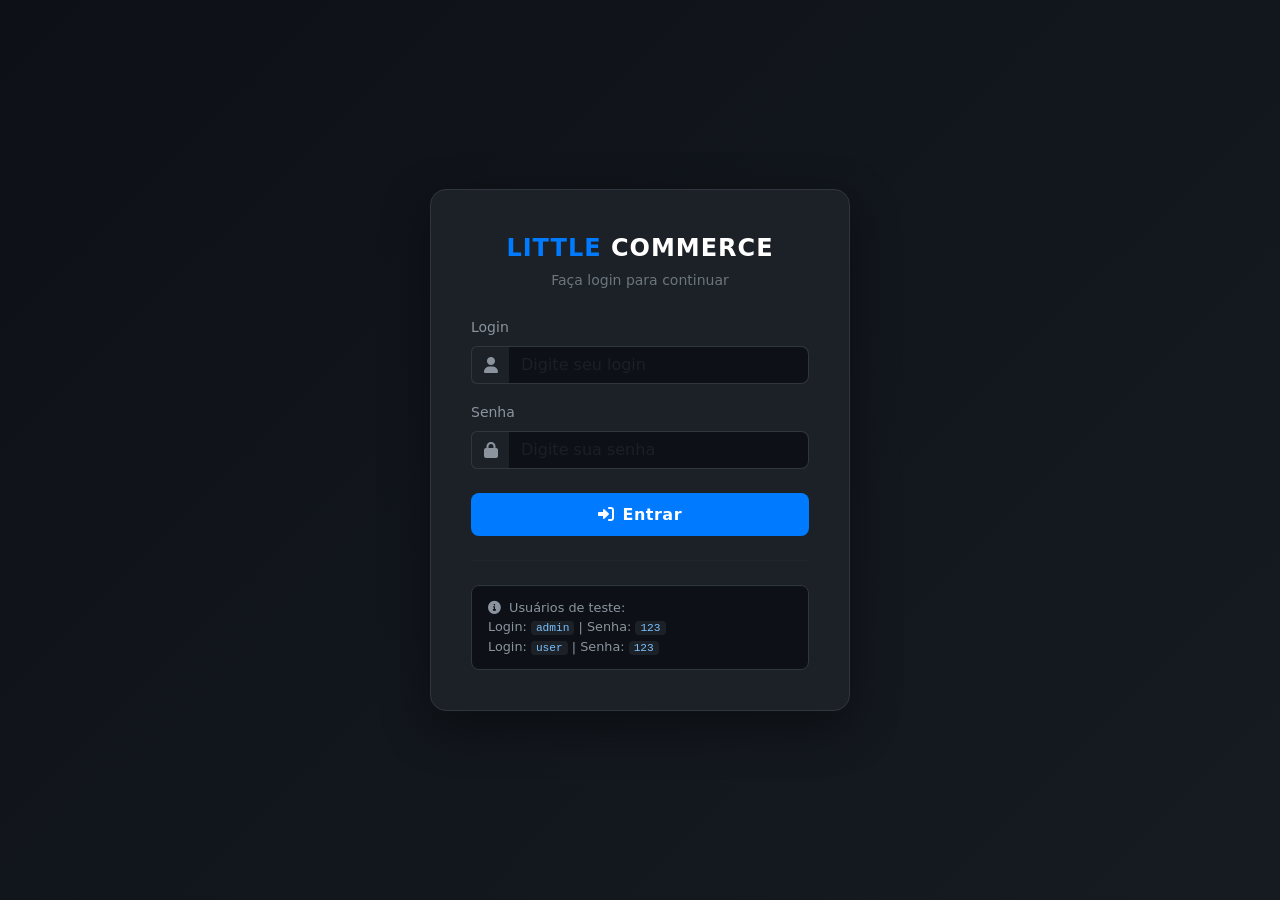
<file: index.html>
<!DOCTYPE html>
<html lang="pt-br">
<head>
    <meta charset="UTF-8">
    <meta name="viewport" content="width=device-width, initial-scale=1.0">
    <title>Little Commerce - Home</title>
    
    <link href="https://cdn.jsdelivr.net/npm/bootstrap@5.3.0/dist/css/bootstrap.min.css" rel="stylesheet">
    <link rel="stylesheet" href="https://cdnjs.cloudflare.com/ajax/libs/font-awesome/6.0.0/css/all.min.css">
    <link rel="stylesheet" href="./assets/css/style.css">
    <script src="./assets/js/login.js" defer></script>
</head>
<body class="bg-light">

 <nav class="navbar navbar-expand-lg navbar-dark bg-dark shadow-sm py-3" style="border-bottom: 4px solid #007bff;">
    <div class="container">
        <a class="navbar-brand fw-bold brand-custom" href="index.html">
            <span class="text-primary">LITTLE</span> COMMERCE
        </a>

        <button class="navbar-toggler" type="button" data-bs-toggle="collapse" data-bs-target="#navbarConteudo">
            <span class="navbar-toggler-icon"></span>
        </button>

        <div class="collapse navbar-collapse" id="navbarConteudo">
            
            <form class="d-flex mx-auto my-2 my-lg-0 w-50" onsubmit="return false;">
                <div class="input-group">
                    <input class="form-control border-0 bg-white" type="search" placeholder="Buscar produtos..." aria-label="Search">
                    <button class="btn btn-outline-primary bg-dark border-secondary" type="button">
                        <i class="fa-solid fa-magnifying-glass"></i>
                    </button>
                </div>
            </form>

            <ul class="navbar-nav ms-auto align-items-center gap-4 text-uppercase small fw-bold">
                <li id="area-login"></li>
                <li class="nav-item">
                    <a class="nav-link nav-link-custom active" href="index.html">Home</a>
                </li>
                <li class="nav-item">
                    <a class="nav-link nav-link-custom " href="dashboard.html">Dashboard</a>
                </li>
                <li class="nav-item">
                    <a class="nav-link nav-link-custom" href="gerenciamento.html">Gerenciar</a>
                </li>
                <li class="nav-item">
                    <a class="nav-link nav-link-custom" href="favoritos.html">Favoritos</a>
                </li>
                
            </ul>
        </div>
    </div>
</nav>

    <header class="container mt-5 text-center">
        <h2 class="fw-bold">Produtos em destaque</h2>
        <hr class="w-25 mx-auto" style="height: 3px; color: #007bff; opacity: 1;">
    </header>

    <main class="container my-5">
        <div id="product-list" class="row g-4 justify-content-center">
        </div>
    </main>

    <script src="https://cdn.jsdelivr.net/npm/bootstrap@5.3.0/dist/js/bootstrap.bundle.min.js"></script>
    <script src="./assets/js/app.js"></script>
</body>
</html>
</file>
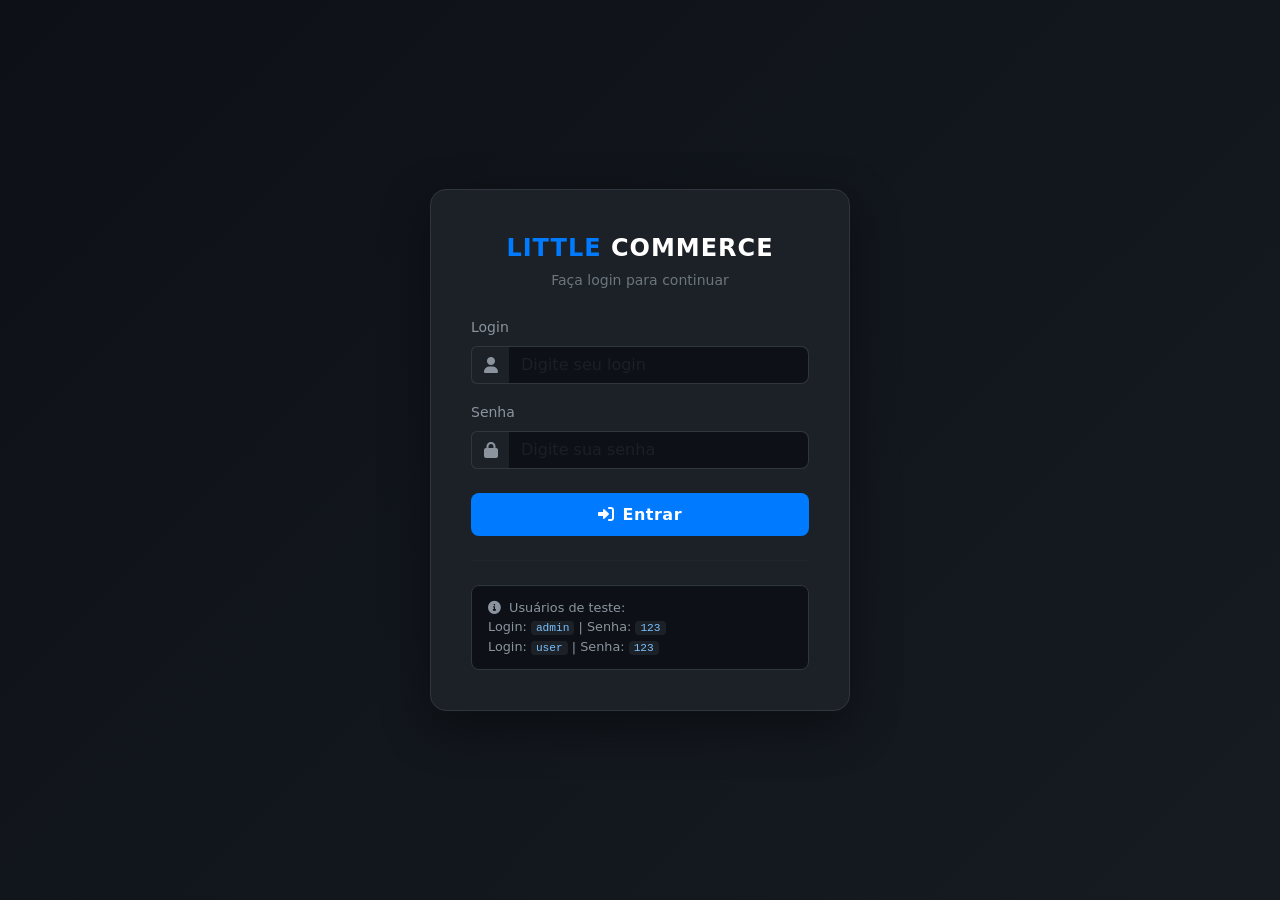
<file: modulos/login/index.html>
<!DOCTYPE html>
<html lang="pt-br">
<head>
    <meta charset="UTF-8">
    <meta name="viewport" content="width=device-width, initial-scale=1.0">
    <title>Little Commerce - Login</title>
    <link href="https://cdn.jsdelivr.net/npm/bootstrap@5.3.0/dist/css/bootstrap.min.css" rel="stylesheet">
    <link rel="stylesheet" href="https://cdnjs.cloudflare.com/ajax/libs/font-awesome/6.0.0/css/all.min.css">
    <style>
        body {
            background: linear-gradient(135deg, #0d1117 0%, #161b22 100%);
            min-height: 100vh;
            display: flex;
            align-items: center;
            justify-content: center;
        }
        .login-card {
            background: #1c2128;
            border: 1px solid #30363d;
            border-radius: 16px;
            padding: 2.5rem;
            width: 100%;
            max-width: 420px;
            box-shadow: 0 16px 48px rgba(0,0,0,0.4);
        }
        .brand {
            font-size: 1.5rem;
            font-weight: 800;
            letter-spacing: 1px;
            color: #fff;
        }
        .brand span { color: #007bff; }
        .form-control {
            background: #0d1117;
            border: 1px solid #30363d;
            color: #c9d1d9;
            border-radius: 8px;
        }
        .form-control:focus {
            background: #0d1117;
            border-color: #007bff;
            color: #c9d1d9;
            box-shadow: 0 0 0 3px rgba(0,123,255,0.15);
        }
        .form-label { color: #8b949e; font-size: 0.875rem; }
        .btn-login {
            background: #007bff;
            border: none;
            border-radius: 8px;
            padding: 0.6rem;
            font-weight: 600;
            letter-spacing: 0.5px;
            transition: background 0.2s;
        }
        .btn-login:hover { background: #0056b3; }
        .divider { color: #30363d; }
        #msg-erro {
            display: none;
            background: #2d1b1b;
            border: 1px solid #dc3545;
            border-radius: 8px;
            color: #f85149;
            padding: 0.6rem 1rem;
            font-size: 0.875rem;
        }
        .hint-box {
            background: #0d1117;
            border: 1px solid #30363d;
            border-radius: 8px;
            padding: 0.75rem 1rem;
            font-size: 0.8rem;
            color: #8b949e;
        }
        .hint-box code {
            color: #79c0ff;
            background: #1c2128;
            padding: 1px 5px;
            border-radius: 4px;
        }
    </style>
</head>
<body>
    <div class="login-card">
        <div class="text-center mb-4">
            <div class="brand mb-1"><span>LITTLE</span> COMMERCE</div>
            <p class="text-secondary small mb-0">Faça login para continuar</p>
        </div>

        <div id="msg-erro">
            <i class="fa-solid fa-circle-exclamation me-1"></i>
            Login ou senha incorretos. Tente novamente.
        </div>

        <div class="mb-3 mt-3">
            <label for="input-login" class="form-label">Login</label>
            <div class="input-group">
                <span class="input-group-text bg-transparent border-end-0" style="border-color:#30363d;color:#8b949e;">
                    <i class="fa-solid fa-user"></i>
                </span>
                <input type="text" id="input-login" class="form-control border-start-0"
                       placeholder="Digite seu login" autocomplete="username">
            </div>
        </div>

        <div class="mb-4">
            <label for="input-senha" class="form-label">Senha</label>
            <div class="input-group">
                <span class="input-group-text bg-transparent border-end-0" style="border-color:#30363d;color:#8b949e;">
                    <i class="fa-solid fa-lock"></i>
                </span>
                <input type="password" id="input-senha" class="form-control border-start-0"
                       placeholder="Digite sua senha" autocomplete="current-password">
            </div>
        </div>

        <button class="btn btn-primary btn-login w-100" onclick="handleLogin()">
            <i class="fa-solid fa-right-to-bracket me-2"></i>Entrar
        </button>

        <hr class="my-4 divider">

        <div class="hint-box">
            <i class="fa-solid fa-circle-info me-1"></i>
            Usuários de teste:<br>
            Login: <code>admin</code> | Senha: <code>123</code><br>
            Login: <code>user</code> | Senha: <code>123</code>
        </div>
    </div>

    <script src="https://cdn.jsdelivr.net/npm/bootstrap@5.3.0/dist/js/bootstrap.bundle.min.js"></script>
    <script>
        // Carrega usuários (simulando JSON Server)
        function getUsuarios() {
            const dados = localStorage.getItem('lc_usuarios');
            if (dados) return JSON.parse(dados);
            const padrao = [
                { id: 1, nome: "Administrador", login: "admin", senha: "123", email: "admin@littlecommerce.com" },
                { id: 2, nome: "Usuário", login: "user", senha: "123", email: "user@littlecommerce.com" }
            ];
            localStorage.setItem('lc_usuarios', JSON.stringify(padrao));
            return padrao;
        }

        function handleLogin() {
            const login = document.getElementById('input-login').value.trim();
            const senha = document.getElementById('input-senha').value;
            const msgErro = document.getElementById('msg-erro');

            const usuarios = getUsuarios();
            const usuario = usuarios.find(u => u.login === login && u.senha === senha);

            if (usuario) {
                const usuarioCorrente = {
                    id: usuario.id,
                    nome: usuario.nome,
                    login: usuario.login,
                    senha: usuario.senha,
                    email: usuario.email
                };
                sessionStorage.setItem('usuarioCorrente', JSON.stringify(usuarioCorrente));
                window.location.href = '../../index.html';
            } else {
                msgErro.style.display = 'block';
                document.getElementById('input-senha').value = '';
            }
        }

        // Permite pressionar Enter para fazer login
        document.addEventListener('keydown', function(e) {
            if (e.key === 'Enter') handleLogin();
        });

        // Se já estiver logado, redireciona para home
        if (sessionStorage.getItem('usuarioCorrente')) {
            window.location.href = '../../index.html';
        }
    </script>
</body>
</html>
</file>
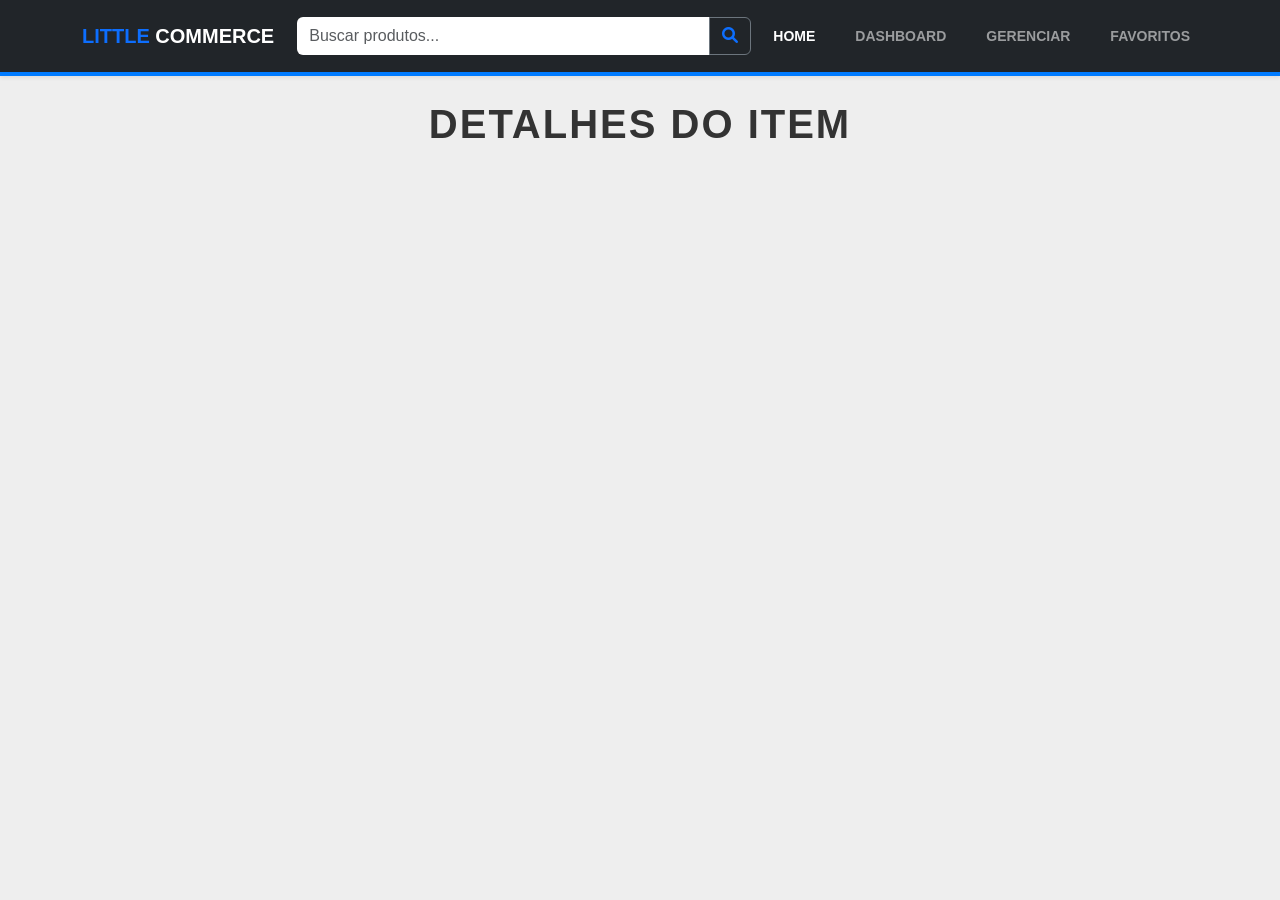
<file: detalhes.html>
<!DOCTYPE html>
<html lang="pt-br">
<head>
    <meta charset="UTF-8">
    <meta name="viewport" content="width=device-width, initial-scale=1.0">
    <title>Detalhes do Produto</title>
    <!-- Bootstrap 5 -->
    <link href="https://cdn.jsdelivr.net/npm/bootstrap@5.3.0/dist/css/bootstrap.min.css" rel="stylesheet">
    <!-- Font Awesome (Ícones) -->
    <link rel="stylesheet" href="https://cdnjs.cloudflare.com/ajax/libs/font-awesome/6.0.0/css/all.min.css">
    <!-- Seu CSS personalizado -->
    <link rel="stylesheet" href="./assets/css/detalhes.css">
</head>
<body>
    <header>
        <!-- Navbar -->
         <nav class="navbar navbar-expand-lg navbar-dark bg-dark shadow-sm py-3" style="border-bottom: 4px solid #007bff;">
    <div class="container">
        <a class="navbar-brand fw-bold brand-custom" href="index.html">
            <span class="text-primary">LITTLE</span> COMMERCE
        </a>

        <button class="navbar-toggler" type="button" data-bs-toggle="collapse" data-bs-target="#navbarConteudo">
            <span class="navbar-toggler-icon"></span>
        </button>

        <div class="collapse navbar-collapse" id="navbarConteudo">
            
            <form class="d-flex mx-auto my-2 my-lg-0 w-50" onsubmit="return false;">
                <div class="input-group">
                    <input class="form-control border-0 bg-white" type="search" placeholder="Buscar produtos..." aria-label="Search">
                    <button class="btn btn-outline-primary bg-dark border-secondary" type="button">
                        <i class="fa-solid fa-magnifying-glass"></i>
                    </button>
                </div>
            </form>

            <ul class="navbar-nav ms-auto align-items-center gap-4 text-uppercase small fw-bold">
                <li class="nav-item">
                    <a class="nav-link nav-link-custom active" href="index.html">Home</a>
                </li>
                <li class="nav-item">
                    <a class="nav-link nav-link-custom " href="dashboard.html">Dashboard</a>
                </li>
                <li class="nav-item">
                    <a class="nav-link nav-link-custom" href="gerenciamento.html">Gerenciar</a>
                </li>
                <li class="nav-item">
                    <a class="nav-link nav-link-custom" href="favoritos.html">Favoritos</a>
                </li>
                
            </ul>
        </div>
    </div>
</nav>
        <!-- Seção do Título (Corrigida para eliminar o espaço branco) -->
        <div class="container text-center py-4">
            <h1 class="m-0 text-uppercase fw-semibold" style="color: #333;">Detalhes do Item</h1>
        </div>
    </header>

    <!-- Conteúdo Principal -->
    <main id="product-details-container">
        <!-- As informações do item selecionado aparecerão aqui via JS -->
    </main>

    <!-- Scripts -->
    <script src="https://cdn.jsdelivr.net/npm/bootstrap@5.3.0/dist/js/bootstrap.bundle.min.js"></script>
    <script src="./assets/js/app.js"></script>
</body>
</html>
</file>
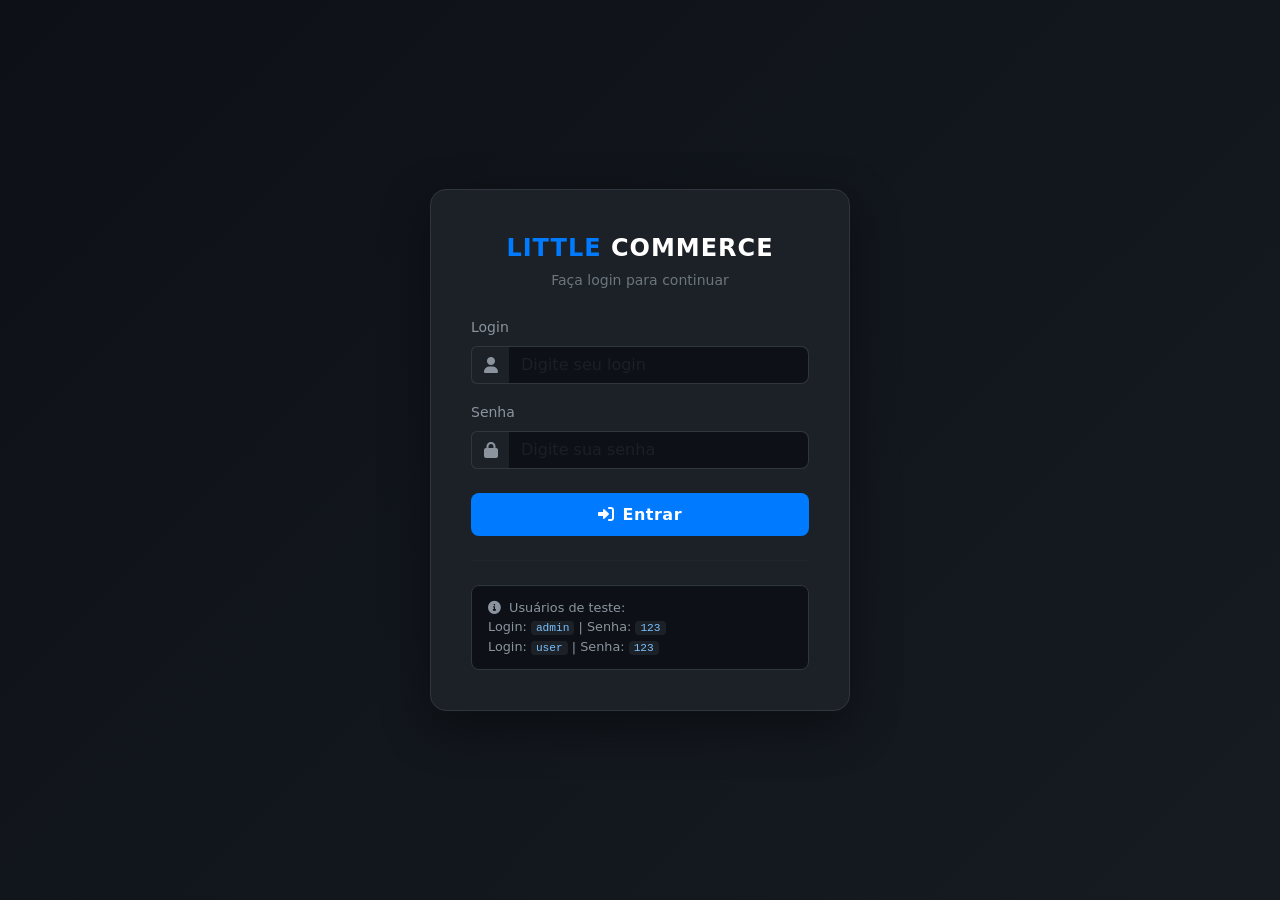
<file: favoritos.html>
<!DOCTYPE html>
<html lang="pt-br">
<head>
    <meta charset="UTF-8">
    <meta name="viewport" content="width=device-width, initial-scale=1.0">
    <title>Little Commerce - Meus Favoritos</title>
    
    <link href="https://cdn.jsdelivr.net/npm/bootstrap@5.3.0/dist/css/bootstrap.min.css" rel="stylesheet">
    <link rel="stylesheet" href="https://cdnjs.cloudflare.com/ajax/libs/font-awesome/6.0.0/css/all.min.css">
    <link rel="stylesheet" href="./assets/css/style.css">
    <script src="./assets/js/login.js" defer></script>
    <style>
        .fav-empty {
            text-align: center;
            padding: 4rem 1rem;
            color: #6c757d;
        }
        .fav-empty i {
            font-size: 4rem;
            color: #dee2e6;
            margin-bottom: 1rem;
        }
        .fav-count-badge {
            background: #ff4d6d;
            color: #fff;
            border-radius: 20px;
            padding: 2px 12px;
            font-size: 0.85rem;
            font-weight: 600;
        }
    </style>
</head>
<body class="bg-light">

    <nav class="navbar navbar-expand-lg navbar-dark bg-dark shadow-sm" style="border-bottom: 4px solid #007bff;">
        <div class="container">
            <a class="navbar-brand fw-bold" href="index.html">
                <span class="text-primary">LITTLE</span> COMMERCE
            </a>

            <button class="navbar-toggler" type="button" data-bs-toggle="collapse" data-bs-target="#navbarConteudo">
                <span class="navbar-toggler-icon"></span>
            </button>

            <div class="collapse navbar-collapse" id="navbarConteudo">
                <ul class="navbar-nav ms-auto align-items-center gap-1">
                    <li class="nav-item">
                        <a class="nav-link" href="index.html">Home</a>
                    </li>
                    <li class="nav-item">
                        <a class="nav-link" href="dashboard.html">Dashboard</a>
                    </li>
                    <li class="nav-item">
                        <a class="nav-link" href="gerenciamento.html">Gerenciar</a>
                    </li>
                    <li class="nav-item">
                        <a class="nav-link active" href="favoritos.html">
                            <i class="fa-solid fa-heart me-1"></i>Favoritos
                        </a>
                    </li>
                    <li class="nav-item ms-lg-2" id="area-login">
                        <!-- Preenchido por login.js -->
                    </li>
                </ul>
            </div>
        </div>
    </nav>

    <header class="container mt-5 text-center">
        <h2 class="fw-bold">
            <i class="fa-solid fa-heart text-danger me-2"></i>Meus Favoritos
            <span class="fav-count-badge ms-2" id="fav-count">0</span>
        </h2>
        <p class="text-muted" id="fav-usuario"></p>
        <hr class="w-25 mx-auto" style="height: 3px; color: #ff4d6d; opacity: 1;">
    </header>

    <main class="container my-5">
        <div id="fav-list" class="row g-4 justify-content-center"></div>
        <div id="fav-empty" class="fav-empty d-none">
            <i class="fa-regular fa-heart"></i>
            <h4>Nenhum favorito ainda</h4>
            <p>Volte para a <a href="index.html">Home</a> e marque seus produtos favoritos!</p>
        </div>
    </main>

    <script src="https://cdn.jsdelivr.net/npm/bootstrap@5.3.0/dist/js/bootstrap.bundle.min.js"></script>
    <script src="./assets/js/app.js"></script>
    <script>
        function renderFavoritos() {
            const usuario = getUsuarioCorrente();
            if (!usuario) return; // login.js já redireciona se não logado

            // Mostra nome do usuário
            const favUsuario = document.getElementById('fav-usuario');
            if (favUsuario) favUsuario.textContent = `Salvos para: ${usuario.nome}`;

            const chave = `favoritos_${usuario.id}`;
            const favIds = JSON.parse(localStorage.getItem(chave) || '[]');
            const produtos = getProdutos();
            const favProdutos = produtos.filter(p => favIds.includes(p.id));

            const favCount = document.getElementById('fav-count');
            if (favCount) favCount.textContent = favProdutos.length;

            const favList = document.getElementById('fav-list');
            const favEmpty = document.getElementById('fav-empty');

            if (favProdutos.length === 0) {
                favList.innerHTML = '';
                favEmpty.classList.remove('d-none');
                return;
            }

            favEmpty.classList.add('d-none');
            favList.innerHTML = '';

            favProdutos.forEach(produto => {
                const card = document.createElement('div');
                card.classList.add('product-card', 'favorited');

                card.innerHTML = `
                    <button class="btn-favorito ativo" 
                            onclick="removerFavorito(${produto.id})"
                            title="Remover dos favoritos">
                        <i class="fa-solid fa-heart"></i>
                    </button>
                    <div class="image-container">
                        <img src="${produto.imagem}" alt="${produto.nome}">
                    </div>
                    <h3>${produto.nome}</h3>
                    <p class="price">R$ ${produto.preco.toFixed(2)}</p>
                    <div class="card-buttons">
                        <a href="detalhes.html?id=${produto.id}" class="btn-link">Ver Detalhes</a>
                        <button class="btn-buy-home" onclick="comprar(${produto.id})">Comprar</button>
                    </div>
                `;
                favList.appendChild(card);
            });
        }

        function removerFavorito(id) {
            const usuario = getUsuarioCorrente();
            if (!usuario) return;

            const chave = `favoritos_${usuario.id}`;
            let favIds = JSON.parse(localStorage.getItem(chave) || '[]');
            favIds = favIds.filter(fid => fid !== id);
            localStorage.setItem(chave, JSON.stringify(favIds));
            renderFavoritos();
        }

        // Aguarda login.js e app.js carregarem
        document.addEventListener('DOMContentLoaded', () => {
            renderFavoritos();
        });
    </script>
</body>
</html>
</file>
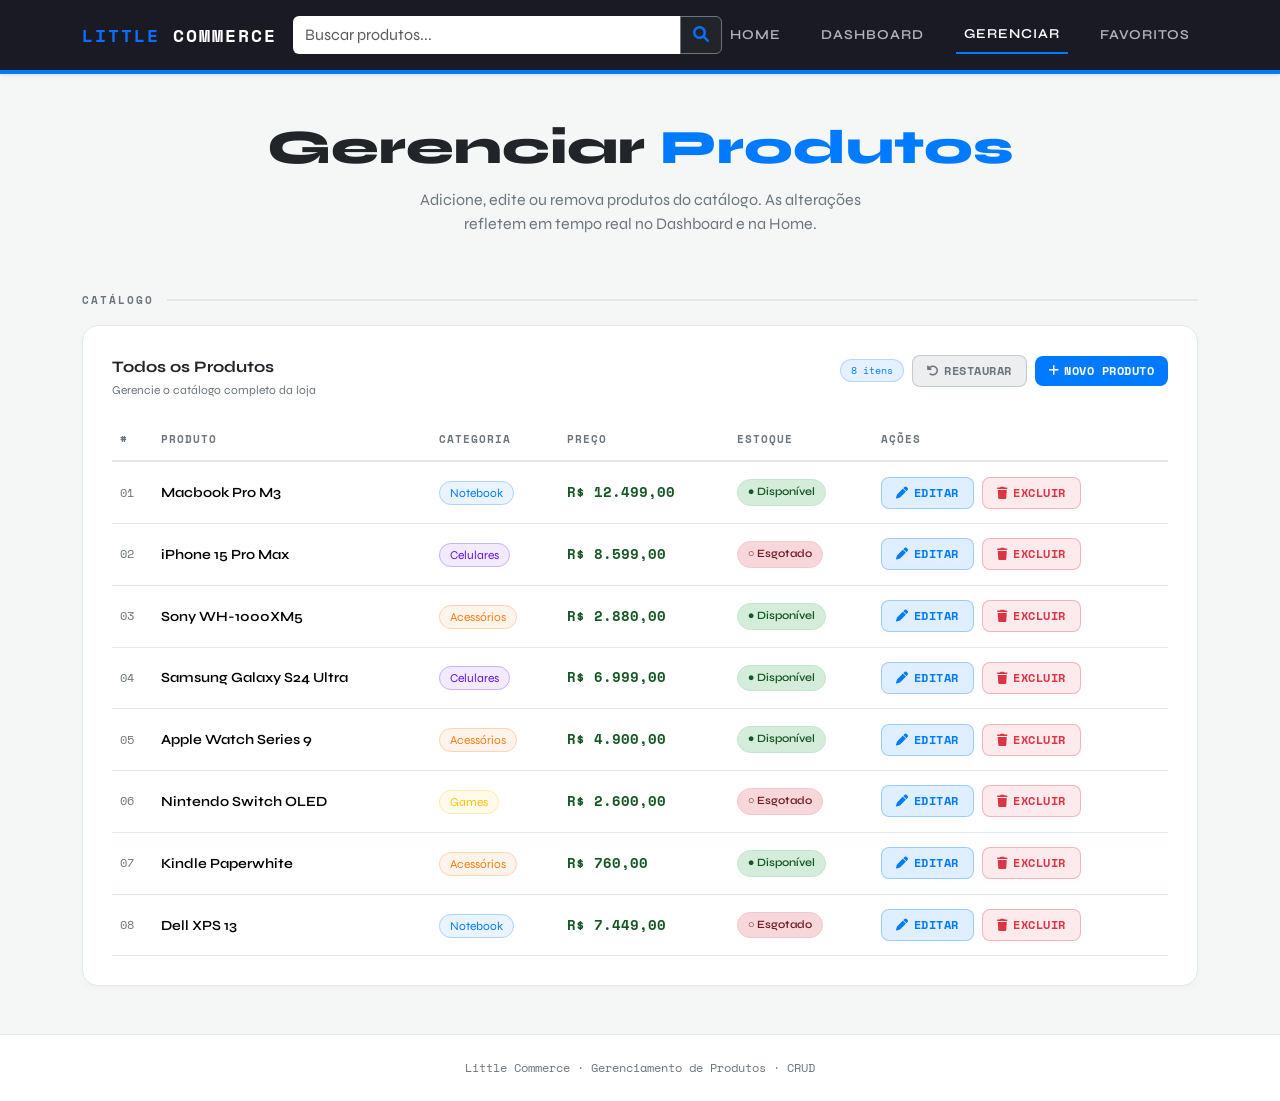
<file: gerenciamento.html>
<!DOCTYPE html>
<html lang="pt-br">
<head>
    <meta charset="UTF-8">
    <meta name="viewport" content="width=device-width, initial-scale=1.0">
    <title>Little Commerce - Gerenciar Produtos</title>

    <link href="https://cdn.jsdelivr.net/npm/bootstrap@5.3.0/dist/css/bootstrap.min.css" rel="stylesheet">
    <link rel="stylesheet" href="https://cdnjs.cloudflare.com/ajax/libs/font-awesome/6.0.0/css/all.min.css">
    <link rel="preconnect" href="https://fonts.googleapis.com">
    <link rel="preconnect" href="https://fonts.gstatic.com" crossorigin>
    <link href="https://fonts.googleapis.com/css2?family=Space+Mono:wght@400;700&family=Syne:wght@400;600;700;800&display=swap" rel="stylesheet">
    <link rel="stylesheet" href="./assets/css/dashboard.css">
    <link rel="stylesheet" href="./assets/css/gerenciamento.css">
</head>
<body>

   <nav class="navbar navbar-expand-lg navbar-dark bg-dark shadow-sm py-3" style="border-bottom: 4px solid #007bff;">
    <div class="container">
        <a class="navbar-brand fw-bold brand-custom" href="index.html">
            <span class="text-primary">LITTLE</span> COMMERCE
        </a>

        <button class="navbar-toggler" type="button" data-bs-toggle="collapse" data-bs-target="#navbarConteudo">
            <span class="navbar-toggler-icon"></span>
        </button>

        <div class="collapse navbar-collapse" id="navbarConteudo">
            
            <form class="d-flex mx-auto my-2 my-lg-0 w-50" onsubmit="return false;">
                <div class="input-group">
                    <input class="form-control border-0 bg-white" type="search" placeholder="Buscar produtos..." aria-label="Search">
                    <button class="btn btn-outline-primary bg-dark border-secondary" type="button">
                        <i class="fa-solid fa-magnifying-glass"></i>
                    </button>
                </div>
            </form>

            <ul class="navbar-nav ms-auto align-items-center gap-4 text-uppercase small fw-bold">
                <li class="nav-item">
                    <a class="nav-link nav-link-custom" href="index.html">Home</a>
                </li>
                <li class="nav-item">
                    <a class="nav-link nav-link-custom " href="dashboard.html">Dashboard</a>
                </li>
                <li class="nav-item">
                    <a class="nav-link nav-link-custom active" href="gerenciamento.html">Gerenciar</a>
                </li>
                <li class="nav-item">
                    <a class="nav-link nav-link-custom" href="favoritos.html">Favoritos</a>
                </li>
                
            </ul>
        </div>
    </div>
</nav>

    <main class="container">
        <div class="hero">
            <h1>Gerenciar <span>Produtos</span></h1>
            <p>Adicione, edite ou remova produtos do catálogo. As alterações refletem em tempo real no Dashboard e na Home.</p>
        </div>

        <div class="section-label">Catálogo</div>
        <div class="chart-card mb-5">
            <div class="chart-header">
                <div>
                    <div class="chart-title">Todos os Produtos</div>
                    <div class="chart-subtitle">Gerencie o catálogo completo da loja</div>
                </div>
                <div class="d-flex align-items-center gap-2">
                    <span class="chart-badge" id="crud-total-badge"></span>
                    <button class="btn-crud btn-reset" onclick="resetarDados()">
                        <i class="fa-solid fa-rotate-left"></i> Restaurar
                    </button>
                    <button class="btn-crud btn-new" onclick="openNewModal()">
                        <i class="fa-solid fa-plus"></i> Novo Produto
                    </button>
                </div>
            </div>
            <div class="table-responsive">
                <table class="table table-dark-custom">
                    <thead>
                        <tr>
                            <th>#</th>
                            <th>Produto</th>
                            <th>Categoria</th>
                            <th>Preço</th>
                            <th>Estoque</th>
                            <th>Ações</th>
                        </tr>
                    </thead>
                    <tbody id="crud-table-body"></tbody>
                </table>
            </div>
        </div>
    </main>

    <footer>
        <span>Little Commerce · Gerenciamento de Produtos · CRUD</span>
    </footer>

    <!-- Modal de Produto -->
    <div class="modal fade" id="produtoModal" tabindex="-1" aria-labelledby="modal-title" aria-hidden="true">
        <div class="modal-dialog modal-dialog-centered">
            <div class="modal-content crud-modal">
                <div class="modal-header">
                    <h5 class="modal-title" id="modal-title">Novo Produto</h5>
                    <button type="button" class="btn-close btn-close-white" data-bs-dismiss="modal" aria-label="Fechar"></button>
                </div>
                <div class="modal-body">
                    <input type="hidden" id="form-id">

                    <div class="mb-3">
                        <label class="form-label-crud" for="form-nome">Nome do Produto</label>
                        <input type="text" class="form-control form-control-crud" id="form-nome" placeholder="Ex: MacBook Pro M3">
                    </div>

                    <div class="row g-3 mb-3">
                        <div class="col-6">
                            <label class="form-label-crud" for="form-preco">Preço (R$)</label>
                            <input type="number" class="form-control form-control-crud" id="form-preco" placeholder="0.00" step="0.01" min="0">
                        </div>
                        <div class="col-6">
                            <label class="form-label-crud" for="form-categoria">Categoria</label>
                            <select class="form-control form-control-crud" id="form-categoria">
                                <option value="Notebook">Notebook</option>
                                <option value="Celulares">Celulares</option>
                                <option value="Acessórios">Acessórios</option>
                                <option value="Games">Games</option>
                            </select>
                        </div>
                    </div>

                    <div class="mb-3">
                        <label class="form-label-crud" for="form-imagem">URL da Imagem</label>
                        <input type="text" class="form-control form-control-crud" id="form-imagem" placeholder="./assets/img/produto.webp">
                    </div>

                    <div class="mb-3">
                        <label class="form-label-crud" for="form-descricao">Descrição</label>
                        <textarea class="form-control form-control-crud" id="form-descricao" rows="3" placeholder="Descreva o produto..."></textarea>
                    </div>

                    <div class="form-check-crud">
                        <input class="form-check-input" type="checkbox" id="form-estoque" checked>
                        <label class="form-check-label form-label-crud ms-2" for="form-estoque">
                            Produto em estoque
                        </label>
                    </div>
                </div>
                <div class="modal-footer">
                    <button type="button" class="btn-crud btn-cancel" data-bs-dismiss="modal">Cancelar</button>
                    <button type="button" class="btn-crud btn-save" id="btn-salvar-produto">
                        <i class="fa-solid fa-floppy-disk"></i> Salvar
                    </button>
                </div>
            </div>
        </div>
    </div>

    <!-- Toast container -->
    <div id="toast-container"></div>

    <script src="https://cdn.jsdelivr.net/npm/bootstrap@5.3.0/dist/js/bootstrap.bundle.min.js"></script>
    <script src="./assets/js/app.js"></script>
</body>
</html>
</file>
<file: assets/css/style.css>
#product-list {
    display: flex;
    flex-wrap: wrap;
    justify-content: center;
    gap: 20px;
    padding: 20px;
}

.product-card {
    background-color: #007bff; /* Azul da imagem */
    border: 2px solid #000;
    border-radius: 12px;
    padding: 20px;
    width: 220px;
    text-align: center;
    color: white;
}

.image-container {
    background: white;
    border-radius: 8px;
    padding: 10px;
    margin-bottom: 15px;
    height: 150px;
    display: flex;
    align-items: center;
    justify-content: center;
}

.image-container img {
    max-width: 100%;
    max-height: 100%;
}

.price {
    font-weight: bold;
    margin: 10px 0;
}

.card-buttons {
    display: flex;
    flex-direction: column;
    gap: 10px;
}

.btn-link {
    color: white;
    text-decoration: underline;
    font-size: 0.9rem;
}

.btn-buy-home {
    background-color: #fff;
    color: #007bff;
    border: none;
    padding: 8px;
    border-radius: 5px;
    font-weight: bold;
    cursor: pointer;
}
/* ─── FAVORITO ─────────────────────────────────────────────────── */
.product-card {
    position: relative;
}

.btn-favorito {
    position: absolute;
    top: 12px;
    right: 12px;
    background: rgba(255, 255, 255, 0.15);
    border: none;
    border-radius: 50%;
    width: 36px;
    height: 36px;
    display: flex;
    align-items: center;
    justify-content: center;
    cursor: pointer;
    transition: background 0.2s, transform 0.15s;
    color: #fff;
    font-size: 1rem;
    z-index: 2;
}

.btn-favorito:hover {
    background: rgba(255,255,255,0.3);
    transform: scale(1.15);
}

.btn-favorito.ativo {
    color: #ff4d6d;
    background: rgba(255, 77, 109, 0.2);
}

.product-card.favorited {
    border: 2px solid #ff4d6d !important;
    box-shadow: 0 0 0 3px rgba(255,77,109,0.15);
}

/* Efeito de zoom e suavidade no botão de favorito */
.btn-favorito i {
    transition: transform 0.2s ease, color 0.2s ease;
}

.btn-favorito:hover i {
    transform: scale(1.2);
}

/* Garante que o coração ativo mantenha a cor vermelha se você não usar a classe text-danger */
.btn-favorito.ativo i {
    color: #dc3545 !important; /* Cor accent2 do seu código (vermelho do Bootstrap) */
}
</file>
<file: assets/css/detalhes.css>
/* Configurações Gerais - Mantendo o padrão da Home */
body {
    background-color: #eee; /* Cinza claro do fundo */
    font-family: Arial, Helvetica, sans-serif;
    margin: 0;
    padding: 20px;
}

h1 {
    text-align: center;
    color: #333;
    text-transform: uppercase;
    letter-spacing: 2px;
}

/* Container que centraliza os blocos na tela */
#product-details-container {
    max-width: 500px;
    margin: 40px auto;
    display: flex;
    flex-direction: column;
    gap: 20px; /* Espaço entre os dois blocos do diagrama */
}

/* Estilização dos Blocos (Seguindo o diagrama de caixas empilhadas) */
.main-info-box, .extra-info-box {
    background-color: #007bff; /* Azul vibrante da Home */
    border: 2px solid #000;    /* Borda preta sólida */
    border-radius: 12px;       /* Arredondamento igual aos cards da home */
    padding: 25px;
    color: white;
    box-shadow: 6px 6px 0px rgba(0,0,0,0.1); /* Sombra leve */
    text-align: center;
}

/* Bloco Superior: Quadrado da Imagem */
.image-wrapper {
    background-color: #fff;    /* Fundo branco para destacar o produto */
    border-radius: 10px;
    width: 220px;
    height: 220px;
    margin: 0 auto 15px;       /* Centraliza o quadrado branco */
    display: flex;
    align-items: center;
    justify-content: center;
    overflow: hidden;
}

.image-wrapper img {
    max-width: 90%;
    max-height: 90%;
    object-fit: contain;
}

.main-info-box h2 {
    margin: 10px 0 0;
    font-size: 1.6rem;
}

/* Bloco Inferior: Informações e Descrição */
.extra-info-box h3 {
    border-bottom: 1px solid rgba(255,255,255,0.3);
    padding-bottom: 10px;
    margin-top: 0;
}

.description {
    text-align: left;          /* Texto alinhado à esquerda para leitura */
    font-size: 0.95rem;
    line-height: 1.6;
    margin: 15px 0;
    white-space: pre-line;     /* Respeita as quebras de linha do JSON */
}

.specs {
    text-align: left;
    background: rgba(0,0,0,0.1); /* Leve destaque para os dados */
    padding: 10px;
    border-radius: 8px;
    margin-bottom: 20px;
}

.specs p {
    margin: 5px 0;
}

/* Botão de Compra - Estilo Neobrutalista */
.btn-buy {
    background-color: #000;    /* Botão preto para contraste */
    color: #fff;
    border: none;
    padding: 12px 25px;
    font-weight: bold;
    font-size: 1rem;
    border-radius: 5px;
    cursor: pointer;
    transition: transform 0.2s, background 0.2s;
    width: 100%;
}

.btn-buy:hover {
    background-color: #333;
    transform: scale(1.02);
}

/* Link de voltar */
.back-link {
    display: inline-block;
    margin-top: 15px;
    color: white;
    text-decoration: none;
    font-size: 0.85rem;
    opacity: 0.8;
}

.back-link:hover {
    text-decoration: underline;
    opacity: 1;
}

body {
    margin: 0;
    padding: 0;
}

header {
    margin: 0;
    padding: 0;
}

.navbar {
    margin-top: 0;
}
</file>
<file: assets/css/dashboard.css>
:root {
    --bg: #f4f7f6;
    --surface: #ffffff;
    --surface2: #ffffff;
    --border: #e2e8f0;
    --accent: #007bff;
    --accent2: #dc3545;
    --accent3: #28a745;
    --accent4: #ffc107;
    --accent5: #17a2b8;
    --text: #212529;
    --muted: #6c757d;
}

* { 
    box-sizing: border-box; 
    margin: 0; 
    padding: 0; 
}

body {
    background: var(--bg);
    color: var(--text);
    font-family: 'Syne', sans-serif;
    min-height: 100vh;
}

.navbar {
    background: #1a1a24 !important;
    border-bottom: 2px solid var(--accent);
    padding: 1rem 0;
}

.navbar-brand {
    font-family: 'Space Mono', monospace;
    font-weight: 700;
    font-size: 1.1rem;
    color: #ffffff !important;
    letter-spacing: 2px;
}

.navbar-brand .accent { 
    color: var(--accent); 
}

.nav-link {
    color: #b0b3b8 !important;
    font-weight: 600;
    font-size: 0.85rem;
    letter-spacing: 1px;
    text-transform: uppercase;
    transition: color .2s;
}

.nav-link:hover, .nav-link.active { 
    color: #ffffff !important; 
}

.nav-link.active { 
    border-bottom: 2px solid var(--accent); 
}

.hero {
    padding: 3rem 0 1.5rem;
    text-align: center;
    position: relative;
}

.hero-tag {
    display: inline-block;
    font-family: 'Space Mono', monospace;
    font-size: 0.7rem;
    letter-spacing: 3px;
    color: var(--accent);
    text-transform: uppercase;
    border: 1px solid var(--accent);
    padding: 4px 14px;
    border-radius: 20px;
    margin-bottom: 1.2rem;
    background: rgba(0, 123, 255, 0.05);
}

.hero h1 {
    font-size: clamp(2rem, 5vw, 3rem);
    font-weight: 800;
    line-height: 1.1;
    margin-bottom: 0.8rem;
}

.hero h1 span { 
    color: var(--accent); 
}

.hero p {
    color: var(--muted);
    font-size: 1rem;
    max-width: 480px;
    margin: 0 auto;
}

.kpi-grid {
    display: grid;
    grid-template-columns: repeat(auto-fit, minmax(200px, 1fr));
    gap: 1.2rem;
    margin: 1.5rem 0 2.5rem;
}

.kpi-card {
    background: var(--surface2);
    border: 1px solid var(--border);
    border-radius: 12px;
    padding: 1.4rem 1.2rem;
    position: relative;
    overflow: hidden;
    box-shadow: 0 4px 6px rgba(0,0,0,0.02);
    transition: border-color .3s, transform .2s, box-shadow .3s;
}

.kpi-card:hover {
    border-color: var(--accent);
    transform: translateY(-3px);
    box-shadow: 0 6px 12px rgba(0, 123, 255, 0.1);
}

.kpi-card::after {
    content: '';
    position: absolute;
    top: 0; left: 0;
    width: 4px; height: 100%;
    background: var(--accent-color, var(--accent));
    border-radius: 12px 0 0 12px;
}

.kpi-icon {
    font-size: 1.4rem;
    margin-bottom: 0.6rem;
    color: var(--accent-color, var(--accent));
}

.kpi-value {
    font-family: 'Space Mono', monospace;
    font-size: 1.6rem;
    font-weight: 700;
    line-height: 1;
    margin-bottom: 0.3rem;
}

.kpi-label {
    font-size: 0.75rem;
    color: var(--muted);
    text-transform: uppercase;
    letter-spacing: 1px;
}

.charts-grid {
    display: grid;
    grid-template-columns: 1fr 1fr;
    gap: 1.5rem;
    margin-bottom: 1.5rem;
}

@media (max-width: 768px) {
    .charts-grid { grid-template-columns: 1fr; }
}

.chart-card {
    background: var(--surface2);
    border: 1px solid var(--border);
    border-radius: 16px;
    padding: 1.8rem;
    box-shadow: 0 4px 6px rgba(0,0,0,0.02);
    transition: border-color .3s;
}

.chart-card:hover { 
    border-color: #cbd5e1; 
}

.chart-header {
    display: flex;
    align-items: flex-start;
    justify-content: space-between;
    margin-bottom: 1.5rem;
}

.chart-title {
    font-size: 1rem;
    font-weight: 700;
    color: var(--text);
}

.chart-subtitle {
    font-size: 0.75rem;
    color: var(--muted);
    margin-top: 2px;
}

.chart-badge {
    font-family: 'Space Mono', monospace;
    font-size: 0.65rem;
    padding: 3px 10px;
    border-radius: 20px;
    background: rgba(0, 123, 255, 0.1);
    color: var(--accent);
    border: 1px solid rgba(0, 123, 255, 0.2);
}

.chart-container { 
    position: relative; 
}

.table-dark-custom {
    background: transparent;
    color: var(--text);
    font-size: 0.875rem;
    margin-bottom: 0;
}

.table-dark-custom thead th {
    font-family: 'Space Mono', monospace;
    font-size: 0.7rem;
    letter-spacing: 1px;
    text-transform: uppercase;
    color: var(--muted);
    border-bottom: 2px solid var(--border);
    padding-bottom: 0.8rem;
    font-weight: 700;
}

.table-dark-custom tbody tr {
    border-bottom: 1px solid var(--border);
    transition: background .2s;
}

.table-dark-custom tbody tr:hover { 
    background: rgba(0, 123, 255, 0.03); 
}

.table-dark-custom td { 
    padding: 0.9rem 0.5rem; 
    vertical-align: middle; 
}

.status-badge {
    font-size: 0.7rem;
    padding: 4px 10px;
    border-radius: 20px;
    font-weight: 600;
    display: inline-block;
}

.status-in { 
    background: #d4edda; 
    color: #155724; 
    border: 1px solid #c3e6cb; 
}

.status-out { 
    background: #f8d7da; 
    color: #721c24; 
    border: 1px solid #f5c6cb; 
}

.price-pill {
    font-family: 'Space Mono', monospace;
    font-size: 0.85rem;
    color: #155724;
    font-weight: 700;
}

.section-label {
    font-family: 'Space Mono', monospace;
    font-size: 0.7rem;
    letter-spacing: 2px;
    text-transform: uppercase;
    color: var(--muted);
    margin: 2rem 0 1rem;
    display: flex;
    align-items: center;
    gap: 0.8rem;
    font-weight: 700;
}

.section-label::after {
    content: '';
    flex: 1;
    height: 2px;
    background: var(--border);
}

footer {
    border-top: 1px solid var(--border);
    background: #ffffff;
    padding: 1.5rem 0;
    text-align: center;
    font-size: 0.75rem;
    color: var(--muted);
    font-family: 'Space Mono', monospace;
    margin-top: 3rem;
}
</file>
<file: assets/css/gerenciamento.css>
.btn-crud {
    display: inline-flex;
    align-items: center;
    gap: 5px;
    padding: 6px 14px;
    border-radius: 8px;
    font-size: 0.75rem;
    font-weight: 700;
    font-family: 'Space Mono', monospace;
    border: none;
    cursor: pointer;
    transition: opacity .2s, transform .15s;
    text-transform: uppercase;
    letter-spacing: 0.5px;
}

.btn-crud:hover {
    opacity: 0.85;
    transform: translateY(-1px);
}

.btn-edit {
    background: rgba(0, 123, 255, 0.12);
    color: #007bff;
    border: 1px solid rgba(0, 123, 255, 0.3);
}

.btn-delete {
    background: rgba(220, 53, 69, 0.1);
    color: #dc3545;
    border: 1px solid rgba(220, 53, 69, 0.3);
}

.btn-new {
    background: #007bff;
    color: #ffffff;
}

.btn-reset {
    background: rgba(108, 117, 125, 0.12);
    color: #6c757d;
    border: 1px solid rgba(108, 117, 125, 0.3);
}

.btn-save {
    background: #007bff;
    color: #ffffff;
}

.btn-cancel {
    background: transparent;
    color: #6c757d;
    border: 1px solid #e2e8f0;
}

/* ============================================================
   CRUD - Modal
   ============================================================ */
.crud-modal {
    background: #ffffff;
    border: 1px solid #e2e8f0;
    border-radius: 16px;
    overflow: hidden;
}

.crud-modal .modal-header {
    background: #1a1a24;
    border-bottom: 2px solid #007bff;
    padding: 1.2rem 1.5rem;
}

.crud-modal .modal-title {
    font-family: 'Space Mono', monospace;
    font-size: 0.9rem;
    letter-spacing: 1px;
    text-transform: uppercase;
    color: #ffffff;
}

.crud-modal .modal-body {
    padding: 1.5rem;
}

.crud-modal .modal-footer {
    border-top: 1px solid #e2e8f0;
    padding: 1rem 1.5rem;
    gap: 0.5rem;
}

.form-label-crud {
    font-family: 'Space Mono', monospace;
    font-size: 0.7rem;
    letter-spacing: 1px;
    text-transform: uppercase;
    color: #6c757d;
    font-weight: 700;
    margin-bottom: 6px;
    display: block;
}

.form-control-crud {
    border: 1px solid #e2e8f0;
    border-radius: 8px;
    font-family: 'Syne', sans-serif;
    font-size: 0.875rem;
    padding: 10px 14px;
    color: #212529;
    transition: border-color .2s, box-shadow .2s;
}

.form-control-crud:focus {
    border-color: #007bff;
    box-shadow: 0 0 0 3px rgba(0, 123, 255, 0.12);
    outline: none;
}

.form-check-crud {
    display: flex;
    align-items: center;
    margin-top: 0.5rem;
}

/* ============================================================
   CRUD - Toast de notificação
   ============================================================ */
#toast-container {
    position: fixed;
    bottom: 2rem;
    right: 2rem;
    z-index: 9999;
    display: flex;
    flex-direction: column;
    gap: 0.5rem;
}

.crud-toast {
    padding: 12px 20px;
    border-radius: 10px;
    font-family: 'Space Mono', monospace;
    font-size: 0.75rem;
    font-weight: 700;
    letter-spacing: 0.5px;
    display: flex;
    align-items: center;
    gap: 8px;
    opacity: 0;
    transform: translateY(10px);
    transition: opacity .3s, transform .3s;
    box-shadow: 0 4px 16px rgba(0,0,0,0.12);
}

.crud-toast.show {
    opacity: 1;
    transform: translateY(0);
}

.crud-toast-success {
    background: #d4edda;
    color: #155724;
    border: 1px solid #c3e6cb;
}

.crud-toast-danger {
    background: #f8d7da;
    color: #721c24;
    border: 1px solid #f5c6cb;
}
</file>
